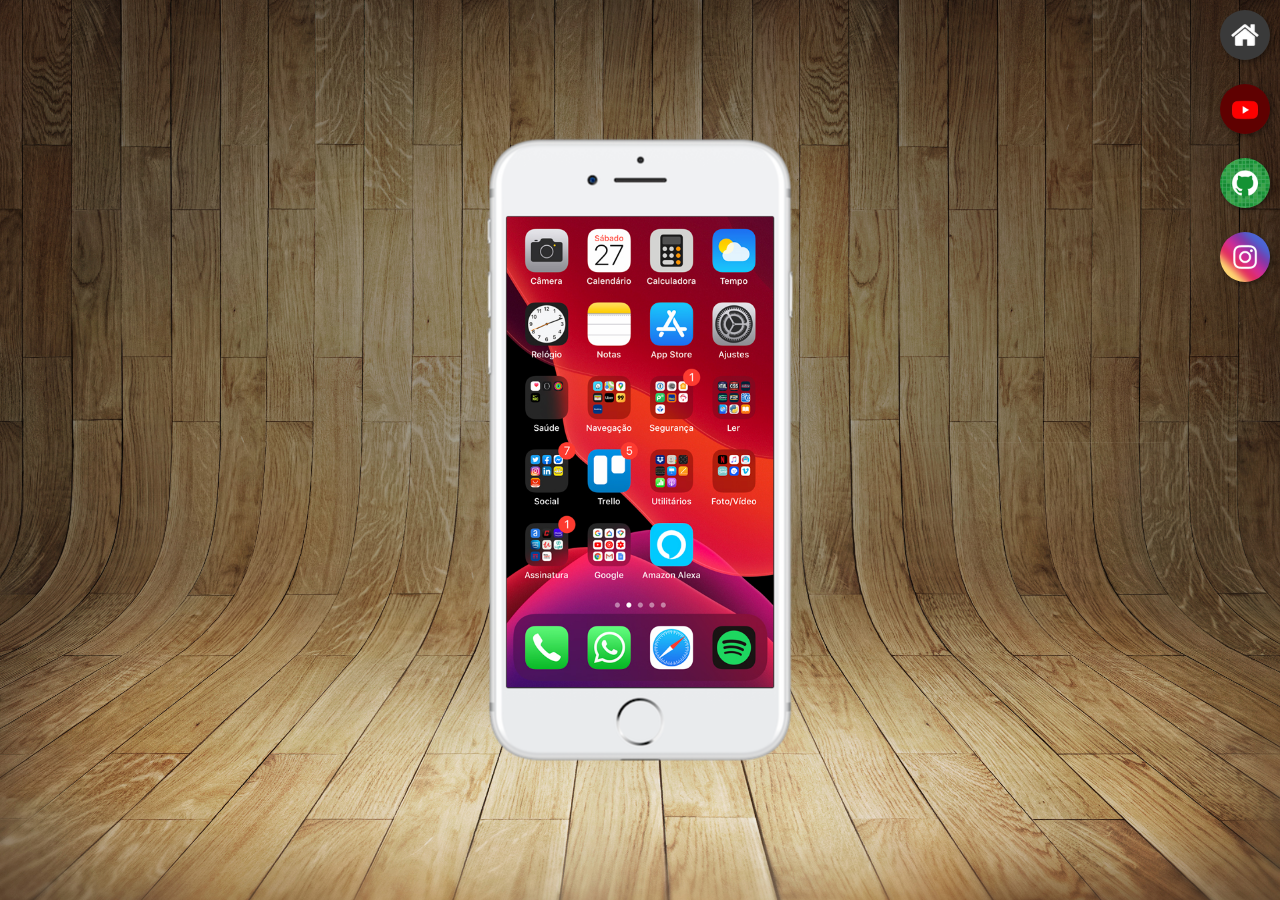
<file: index.html>
<!DOCTYPE html>
<html lang="pt-br">
<head>
    <meta charset="UTF-8">
    <meta name="viewport" content="width=device-width, initial-scale=1.0">
    <title>Projeto Redes Sociais </title>

    <link rel="shortcut icon" href="favicon.ico" type="image/x-icon">

    <link rel="stylesheet" href="estilos/style.css">
</head>
<body>
    <main>
        <section id="telefone">
            <iframe src="home.html" name="tela" id="tela" frameborder="0">Seu navegador não é compátivel com isso. </iframe>

        </section>

        <section id="redes-sociais">
             
            <a href="home.html"target="tela"><img src="imagens/logo-home.jpg" alt="home"></a><br>

            <a href="youtube.html" target="tela"><img src="imagens/logo-youtube.jpg" alt="youtube"></a><br>

            <a href="github.html" target="tela"><img src="imagens/logo-github.jpg" alt="github"></a><br>

            <a href="instagram.html" target="tela"><img src="imagens/logo-instagram.jpg" alt="instagram"></a><br>


        </section>
    </main>

    
    
</body>
</html>
</file>
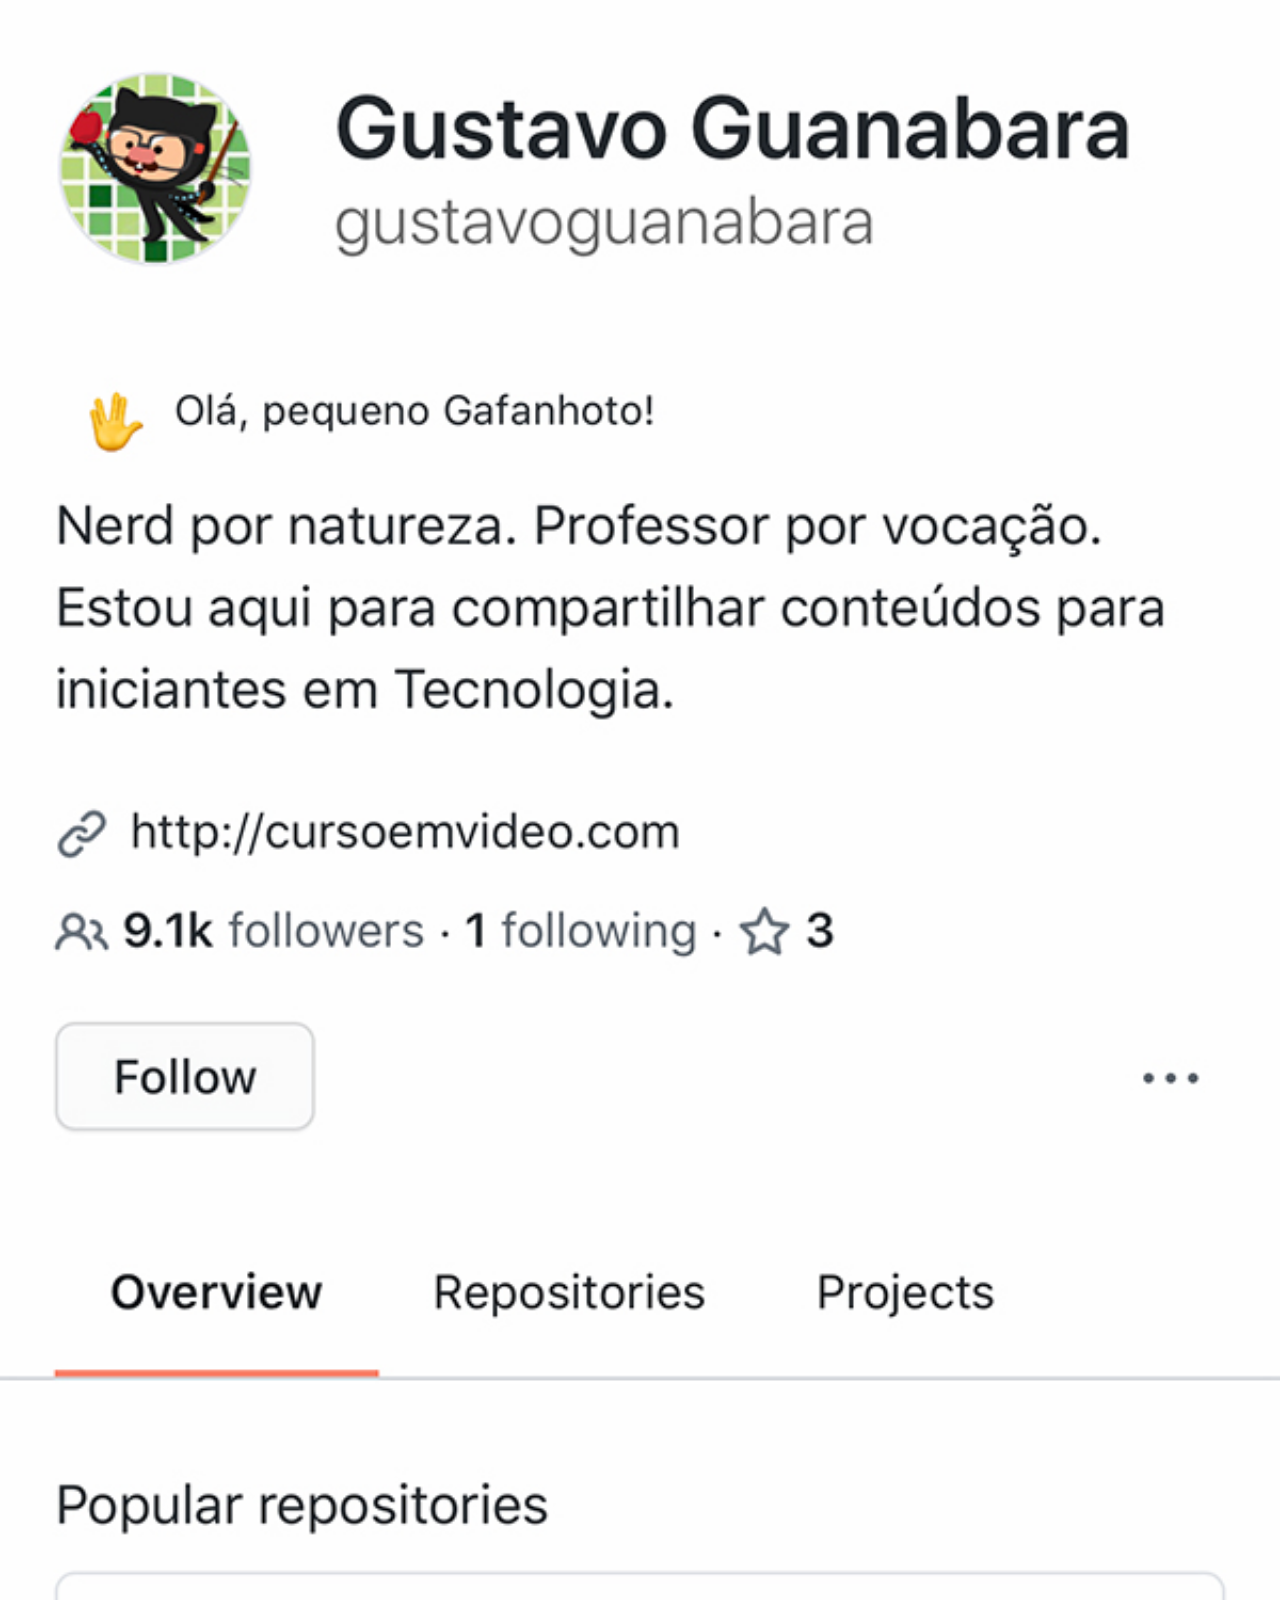
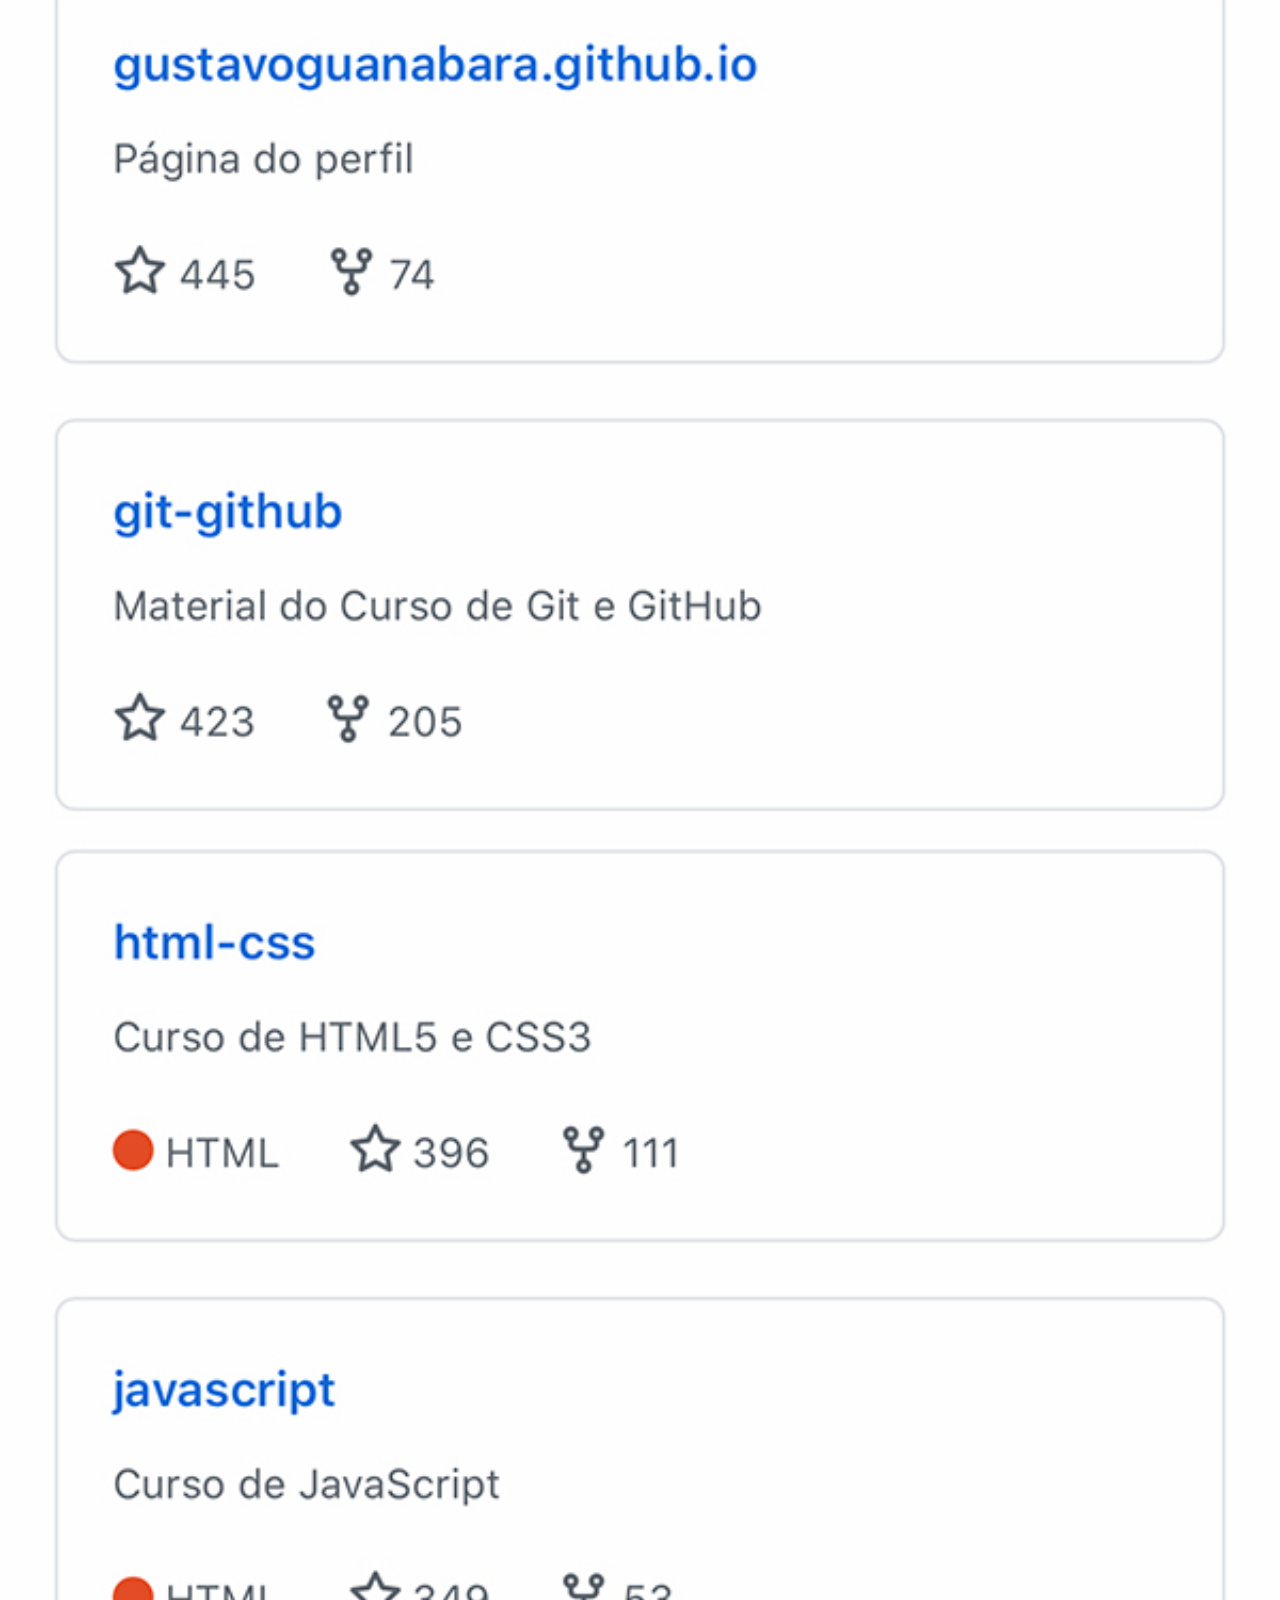
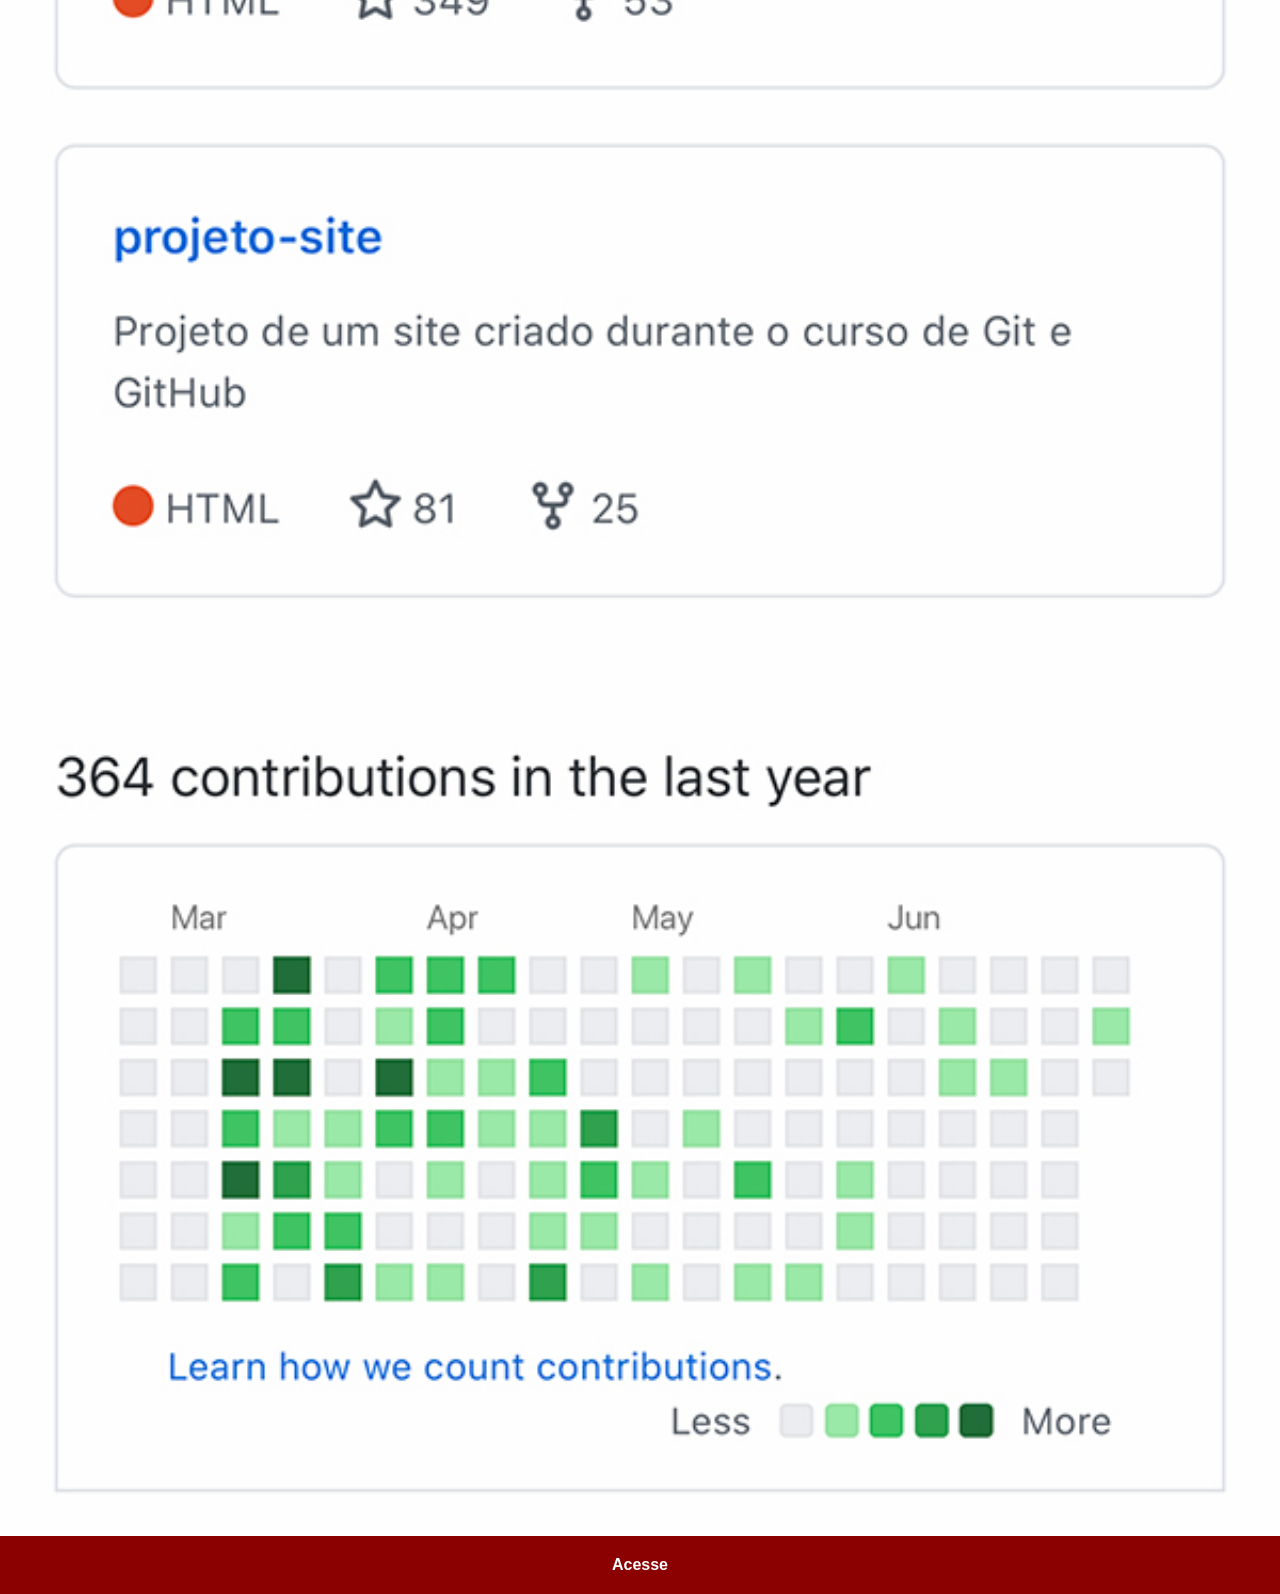
<file: github.html>
<!DOCTYPE html>
<html lang="pt-br">
<head>
    <meta charset="UTF-8">
    <meta name="viewport" content="width=device-width, initial-scale=1.0">
    <title>GitHub</title>

    <link rel="stylesheet" href="estilos/social.css">

</head>
<body>
    <img src="imagens/tela-github.jpg" alt="github">
    <a href="https://github.com/thiago-marques-brito" target="_blank"> Acesse</a>
</body>
</html>
</file>
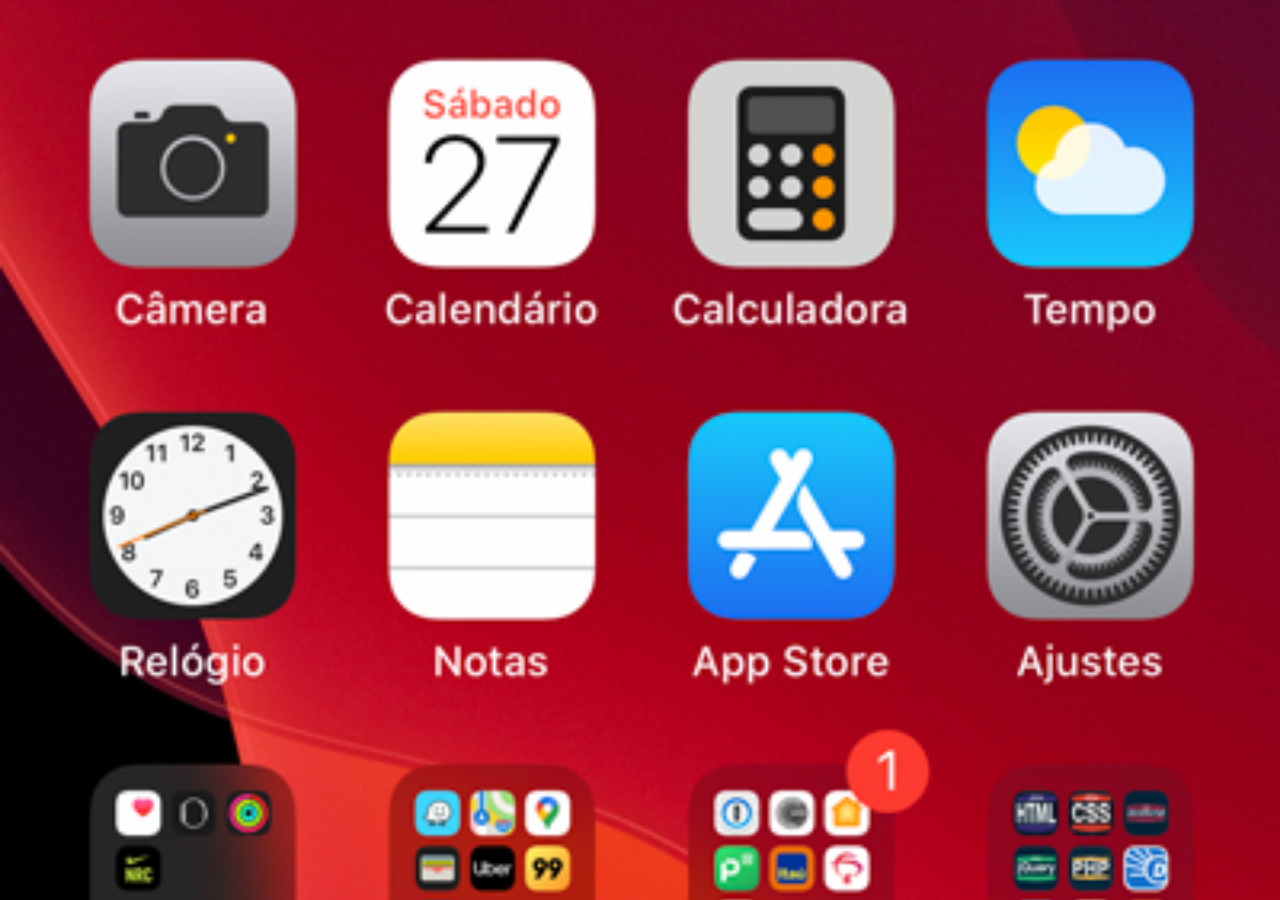
<file: home.html>
<!DOCTYPE html>
<html lang="pt-br">
<head>
    <meta charset="UTF-8">
    <meta name="viewport" content="width=device-width, initial-scale=1.0">
    <title>Document</title>

    <style>
        *{
            margin: 0px;
            padding: 0px;
        }

        body{
            width: 100vw;
            height: 100vh;
            background: black url('imagens/tela-home.jpg') no-repeat top center ;
            background-size: cover; /*Centraliza a imagem dentro do telefone */
        }
    </style>
</head>
<body>
    
</body>
</html>
</file>
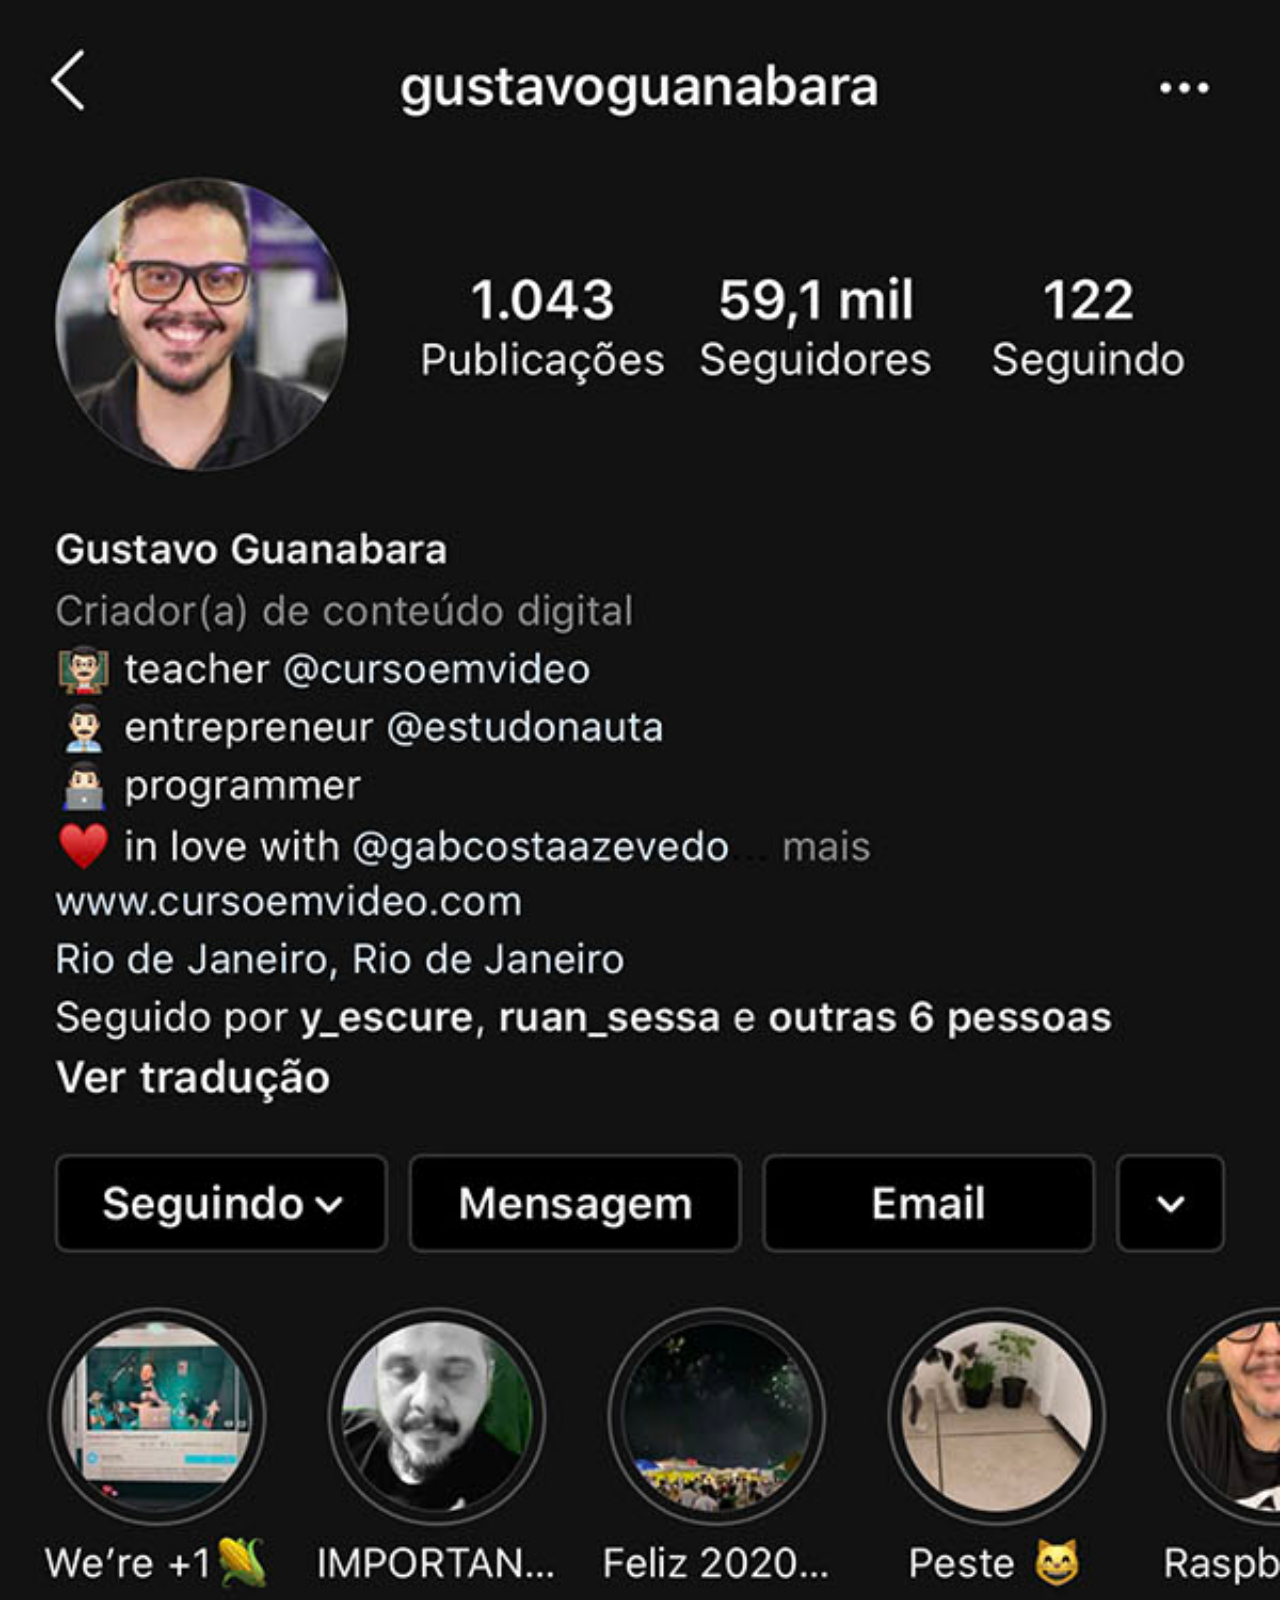
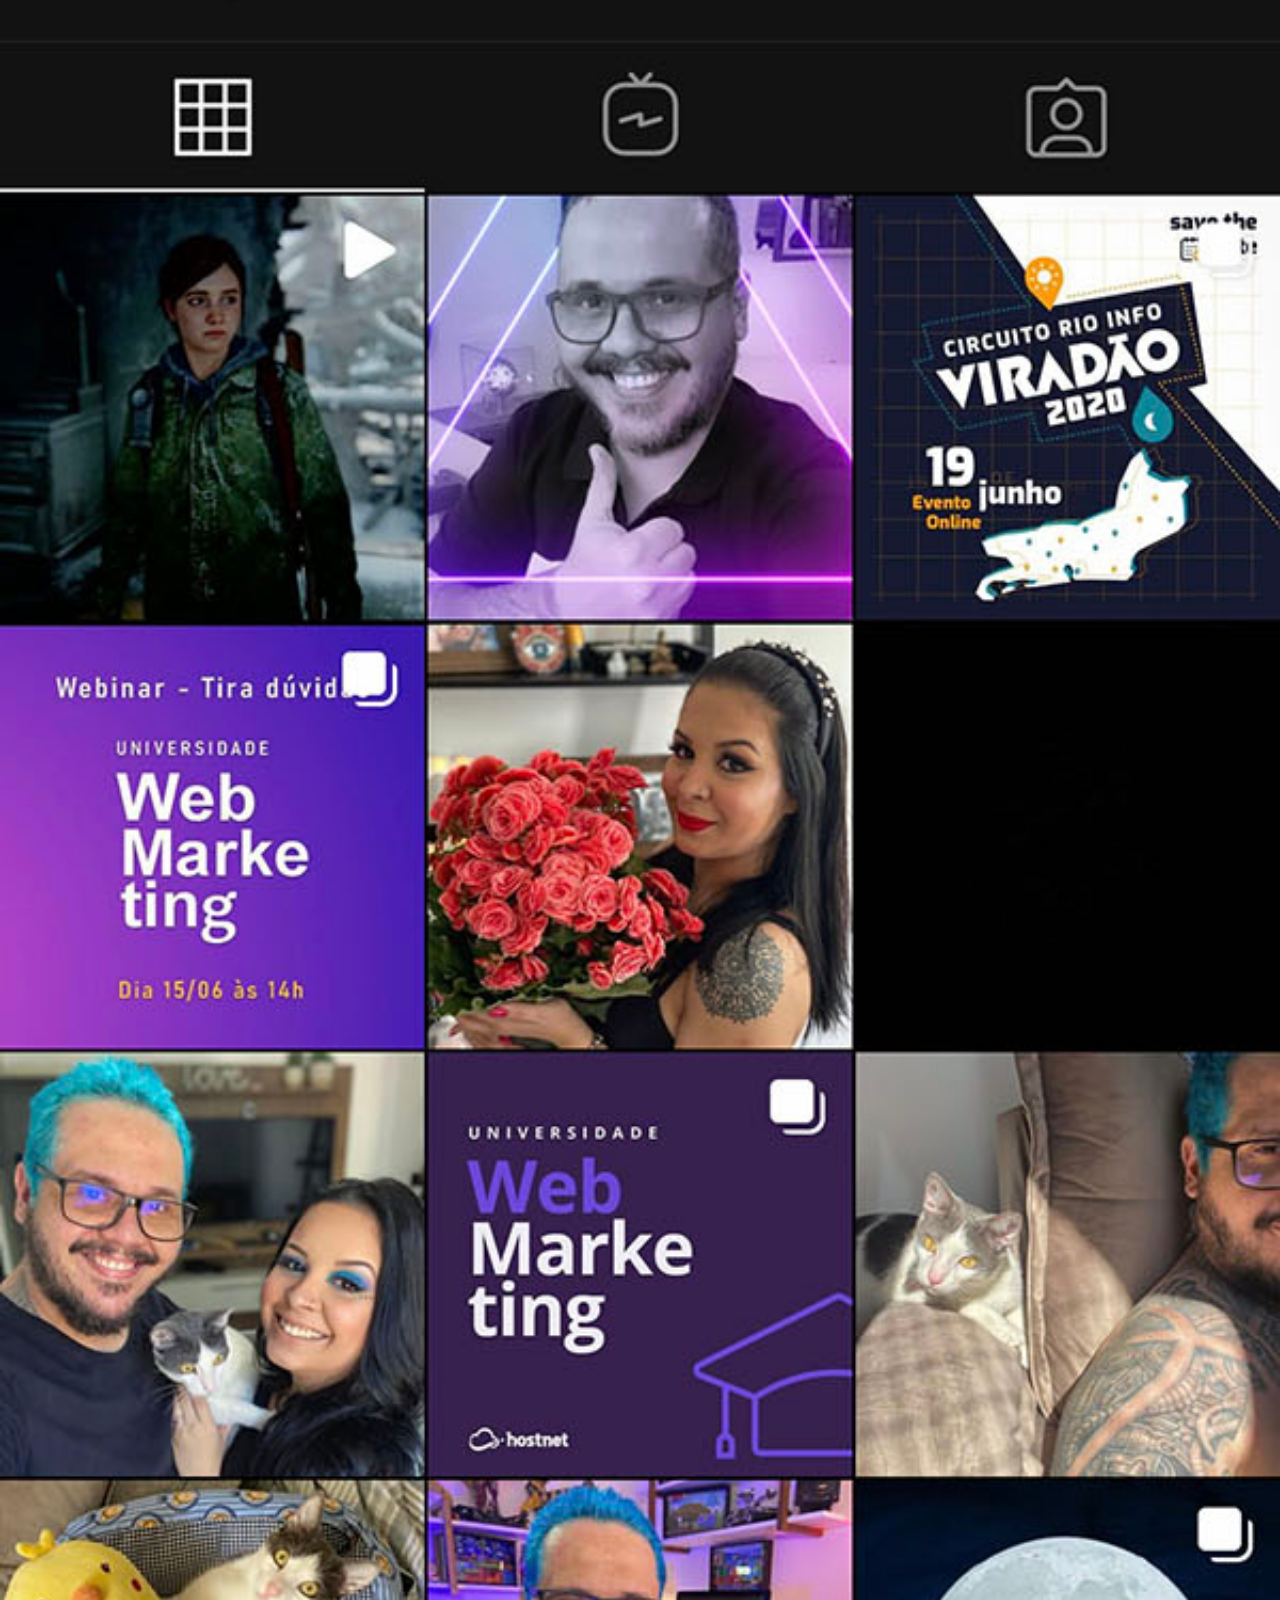
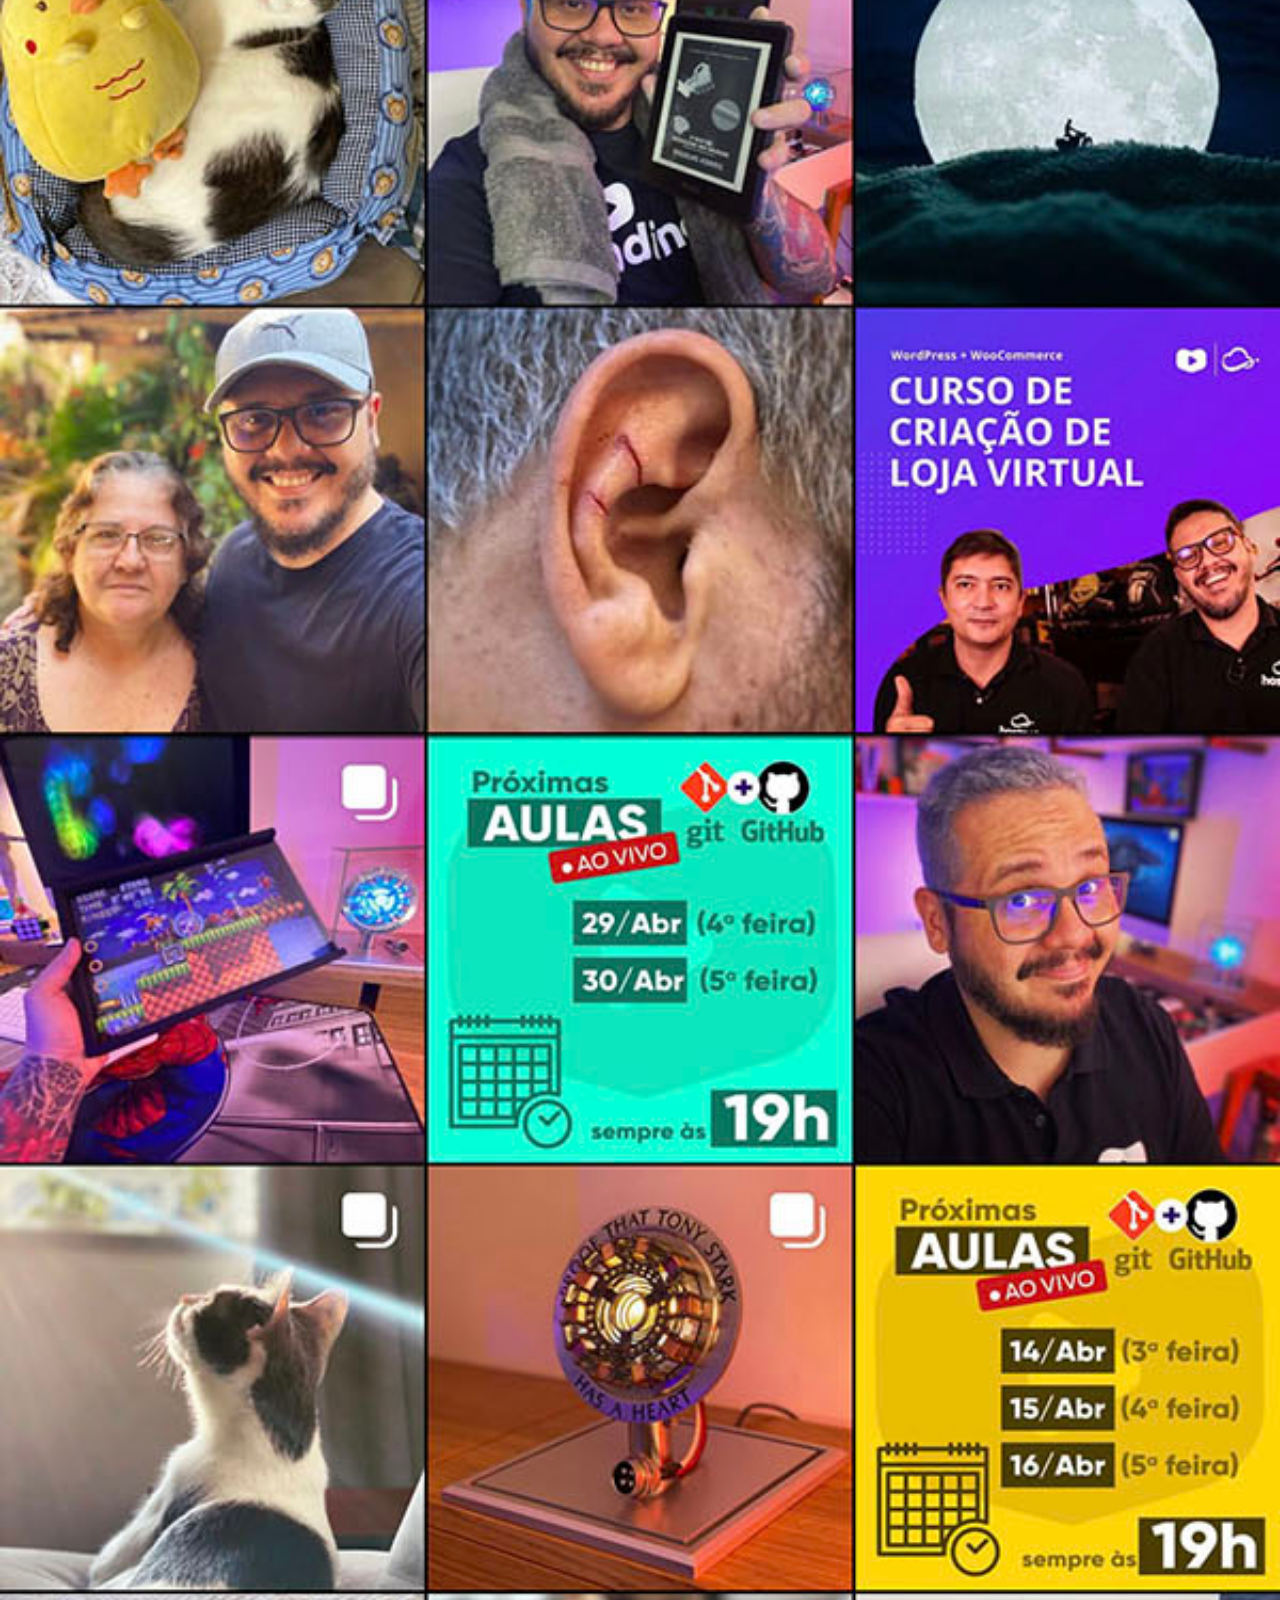
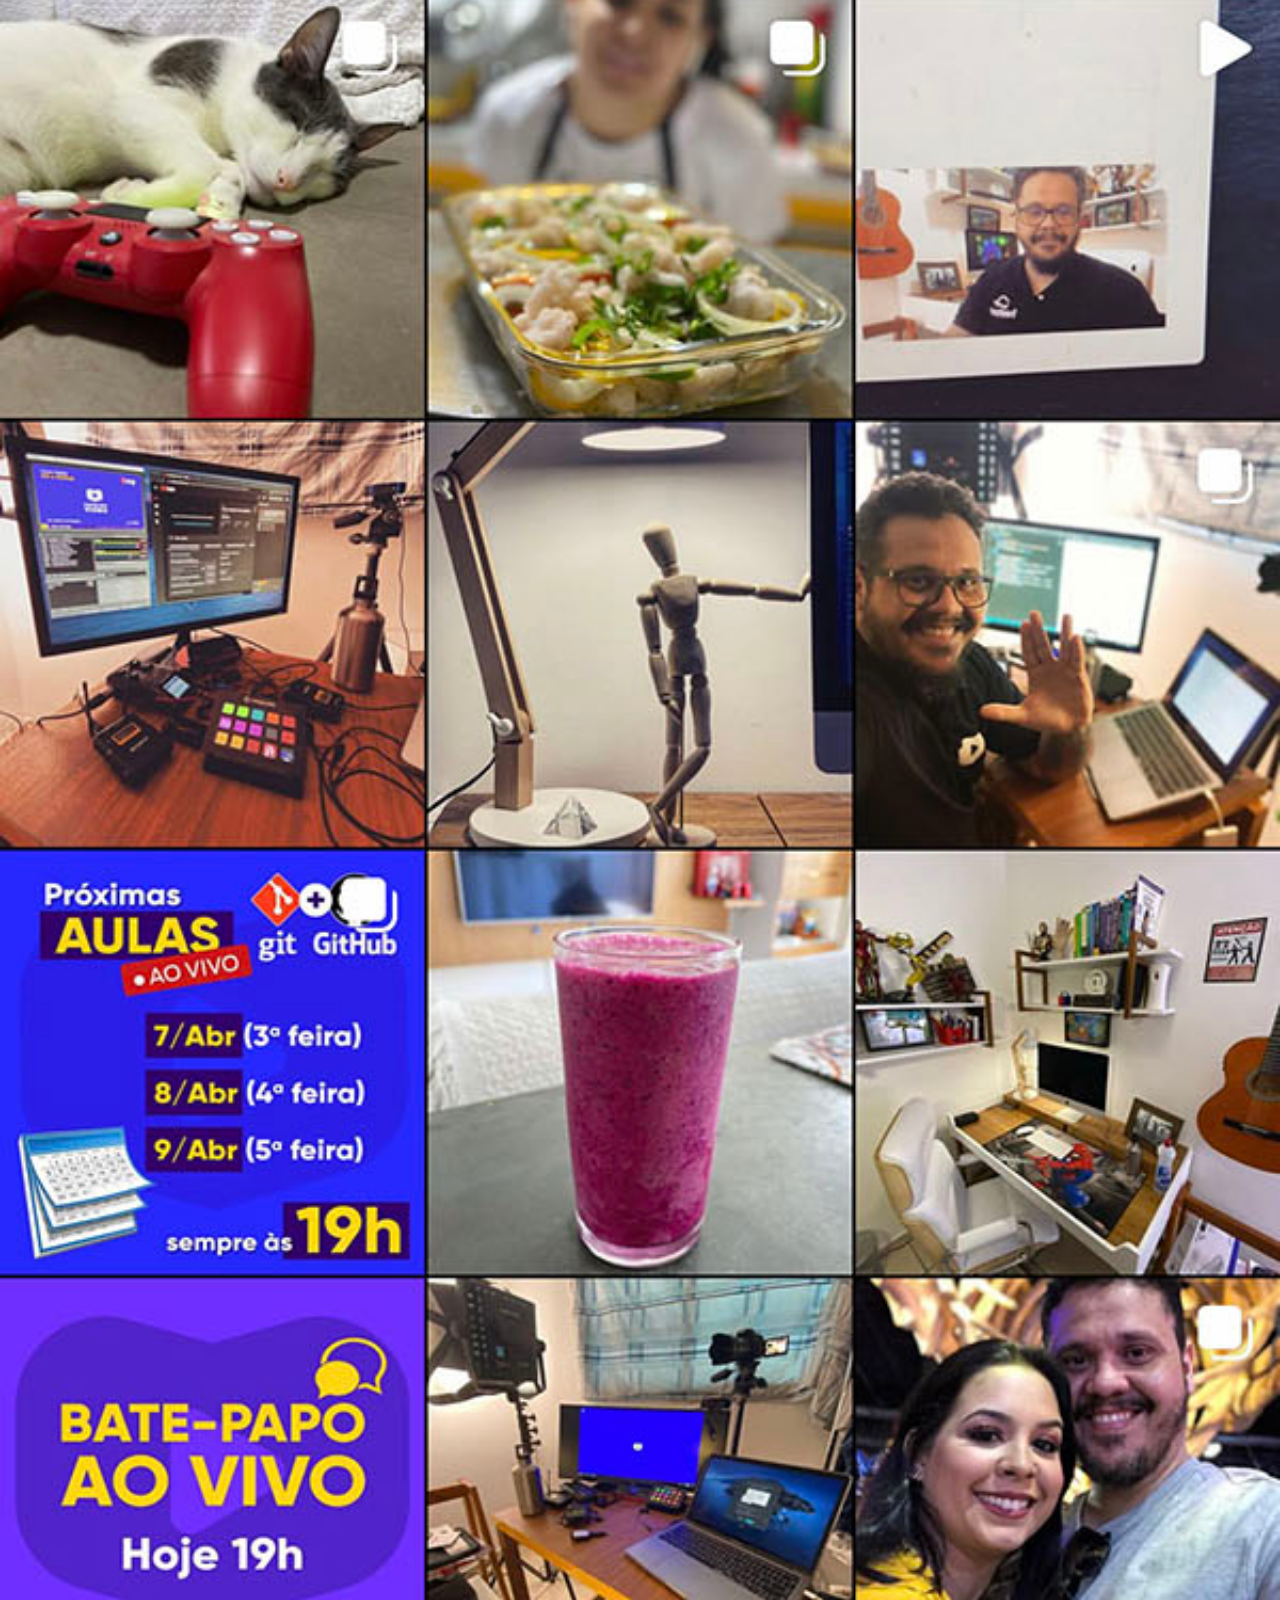
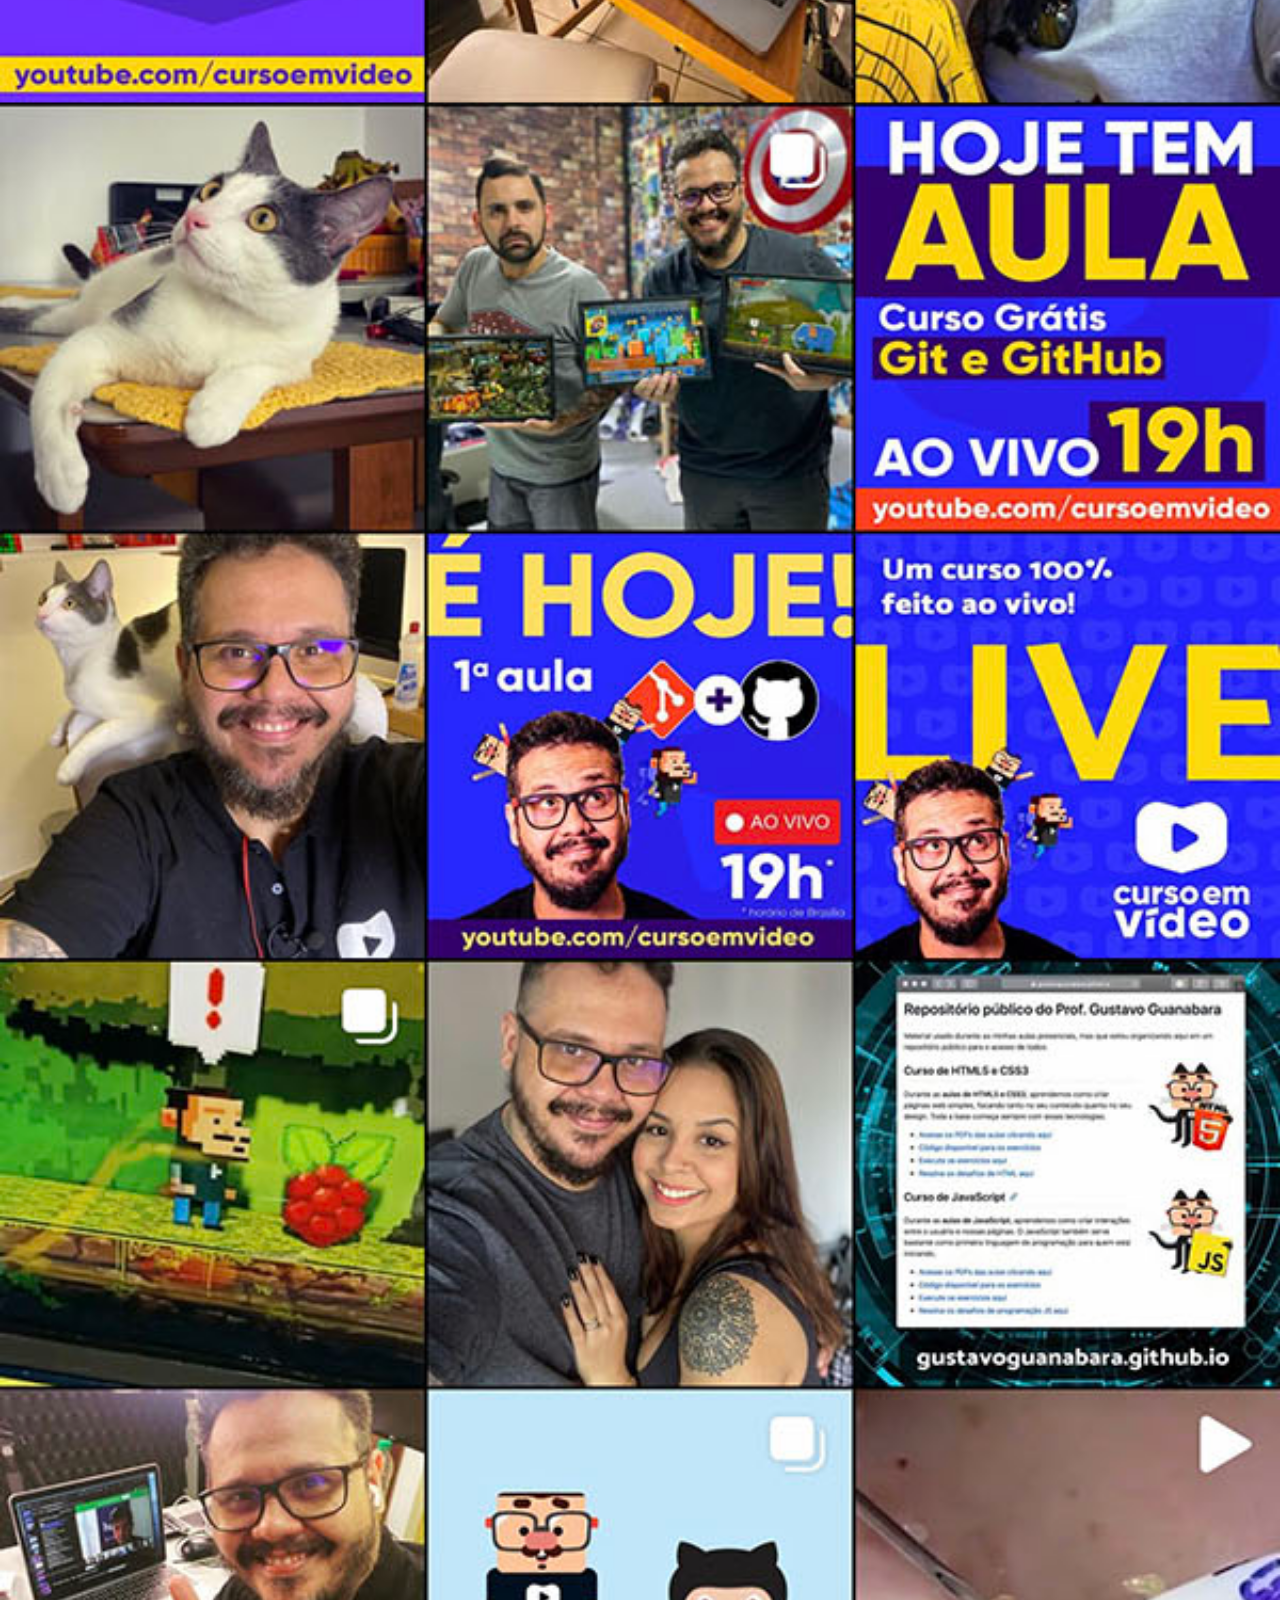
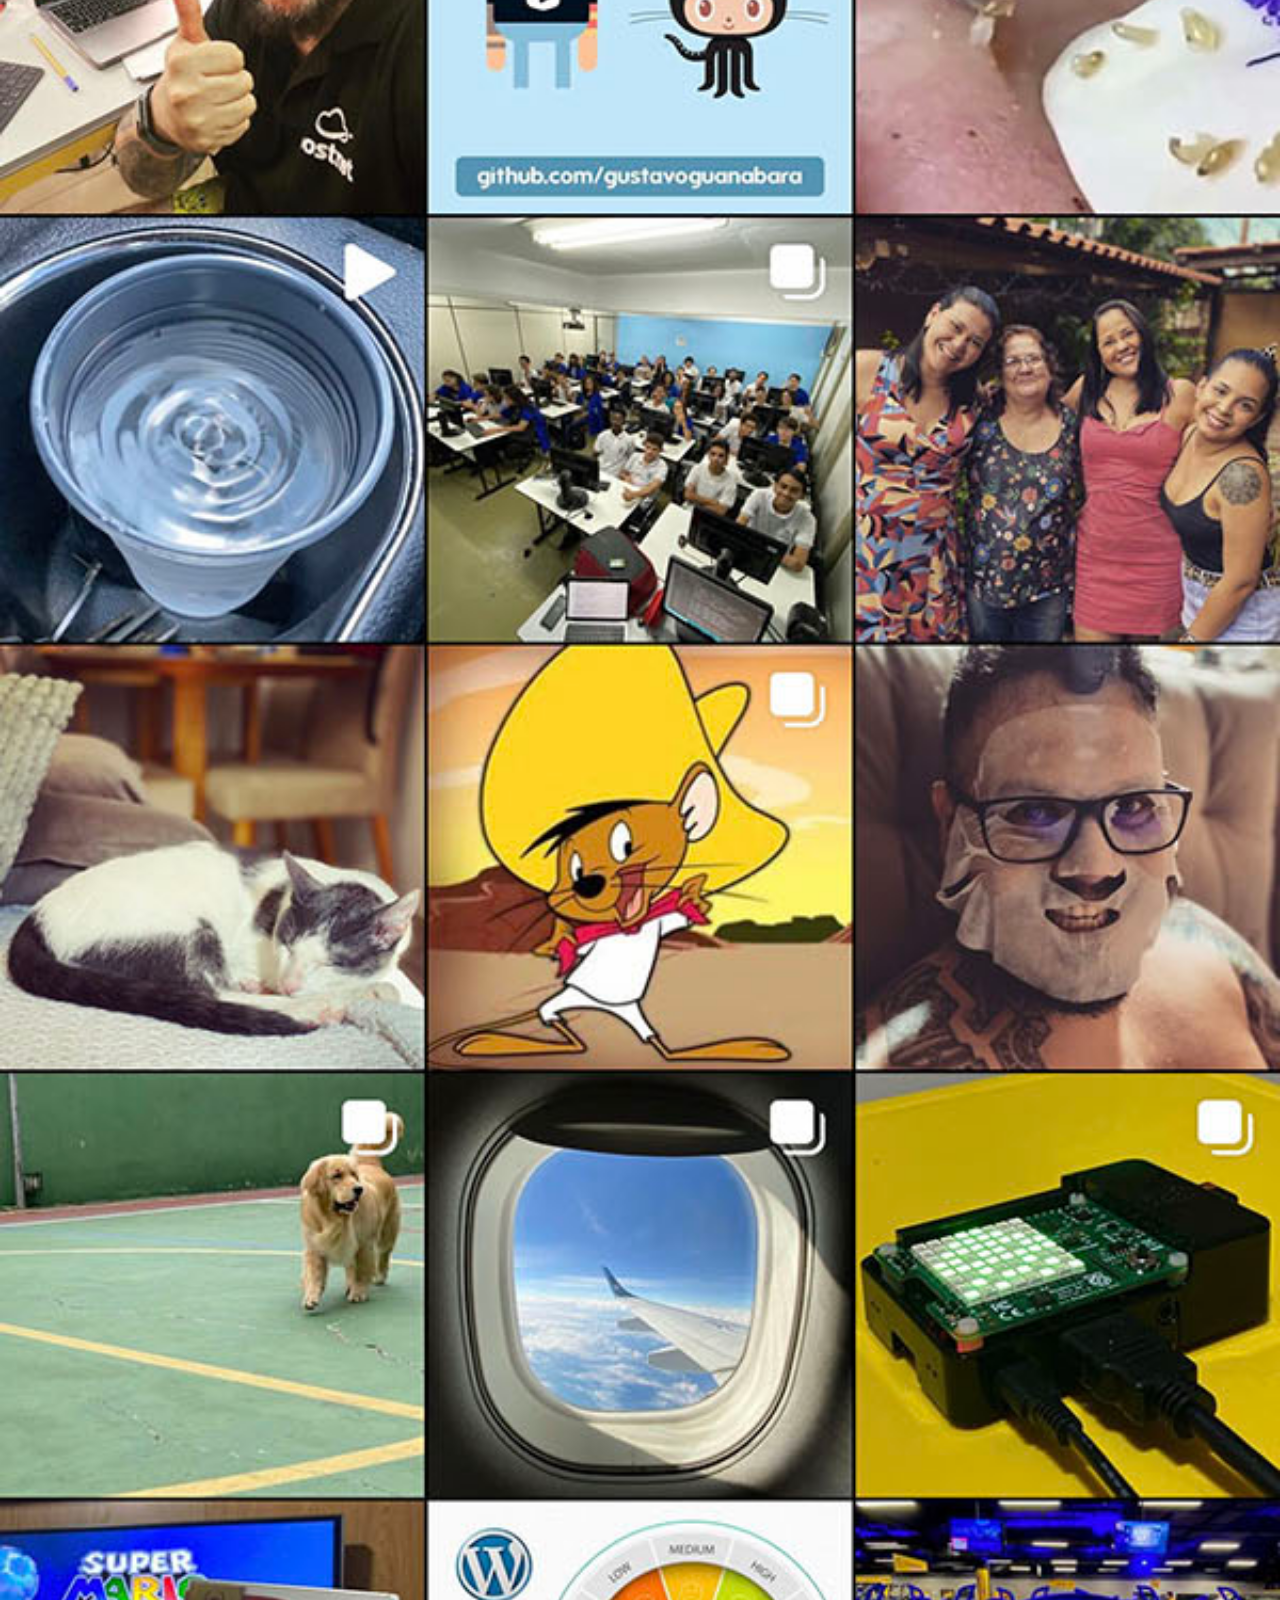
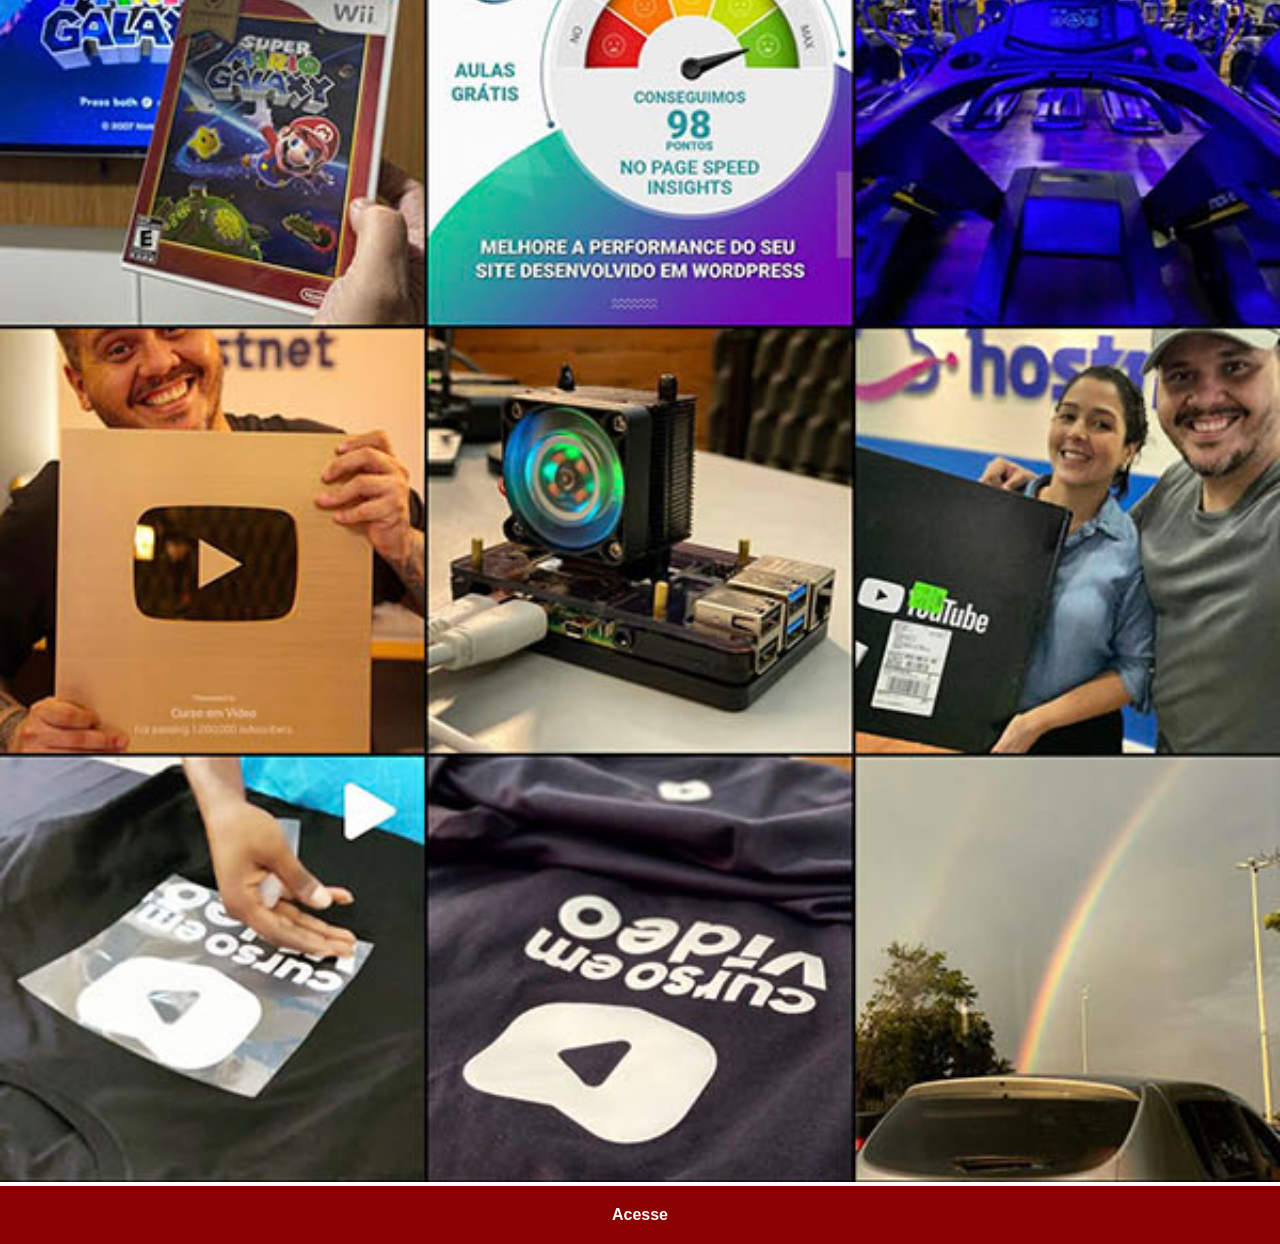
<file: instagram.html>
<!DOCTYPE html>
<html lang="pt-br">
<head>
    <meta charset="UTF-8">
    <meta name="viewport" content="width=device-width, initial-scale=1.0">
    <title>Instagram</title>

    <link rel="stylesheet" href="estilos/social.css">

</head>
<body>
    <img src="imagens/tela-instagram.jpg" alt="Instagram">
    <a href="https://www.instagram.com/gustavoguanabara/" target="_blank"> Acesse</a>
</body>
</html>
</file>
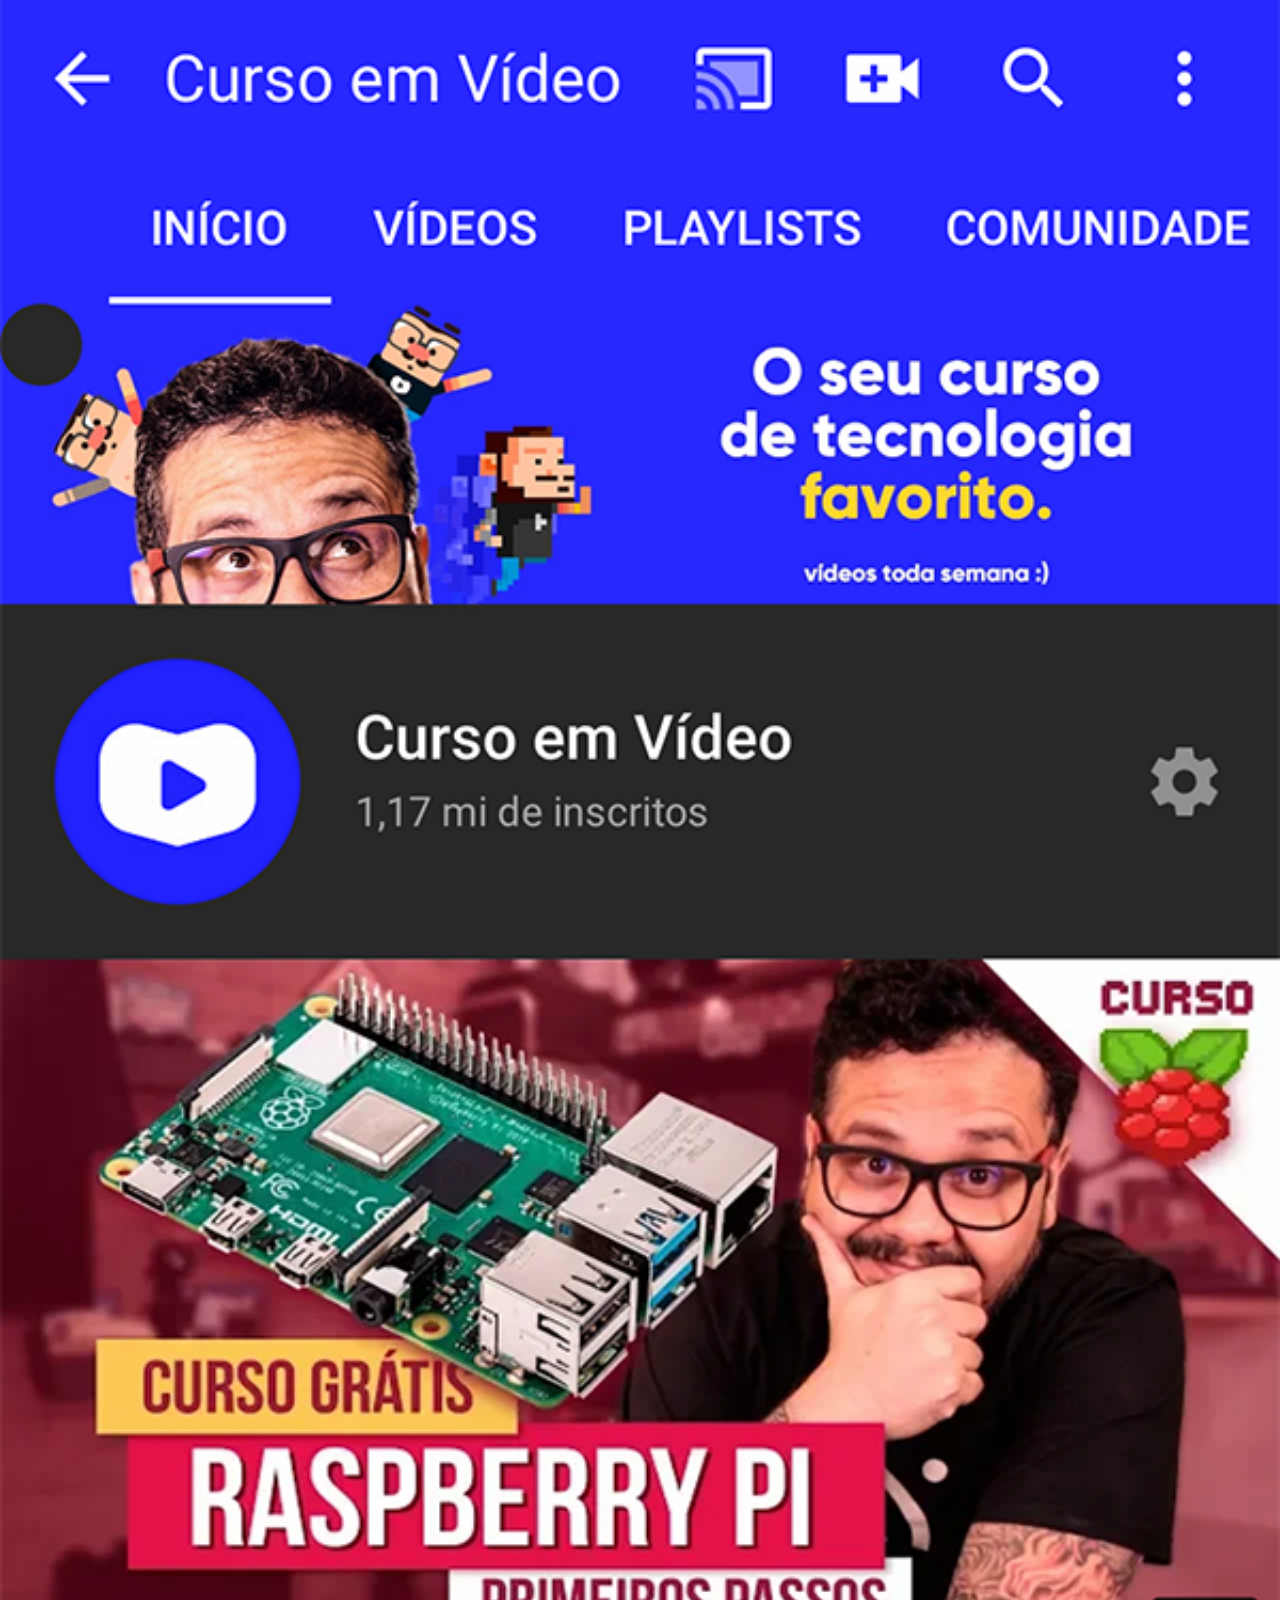
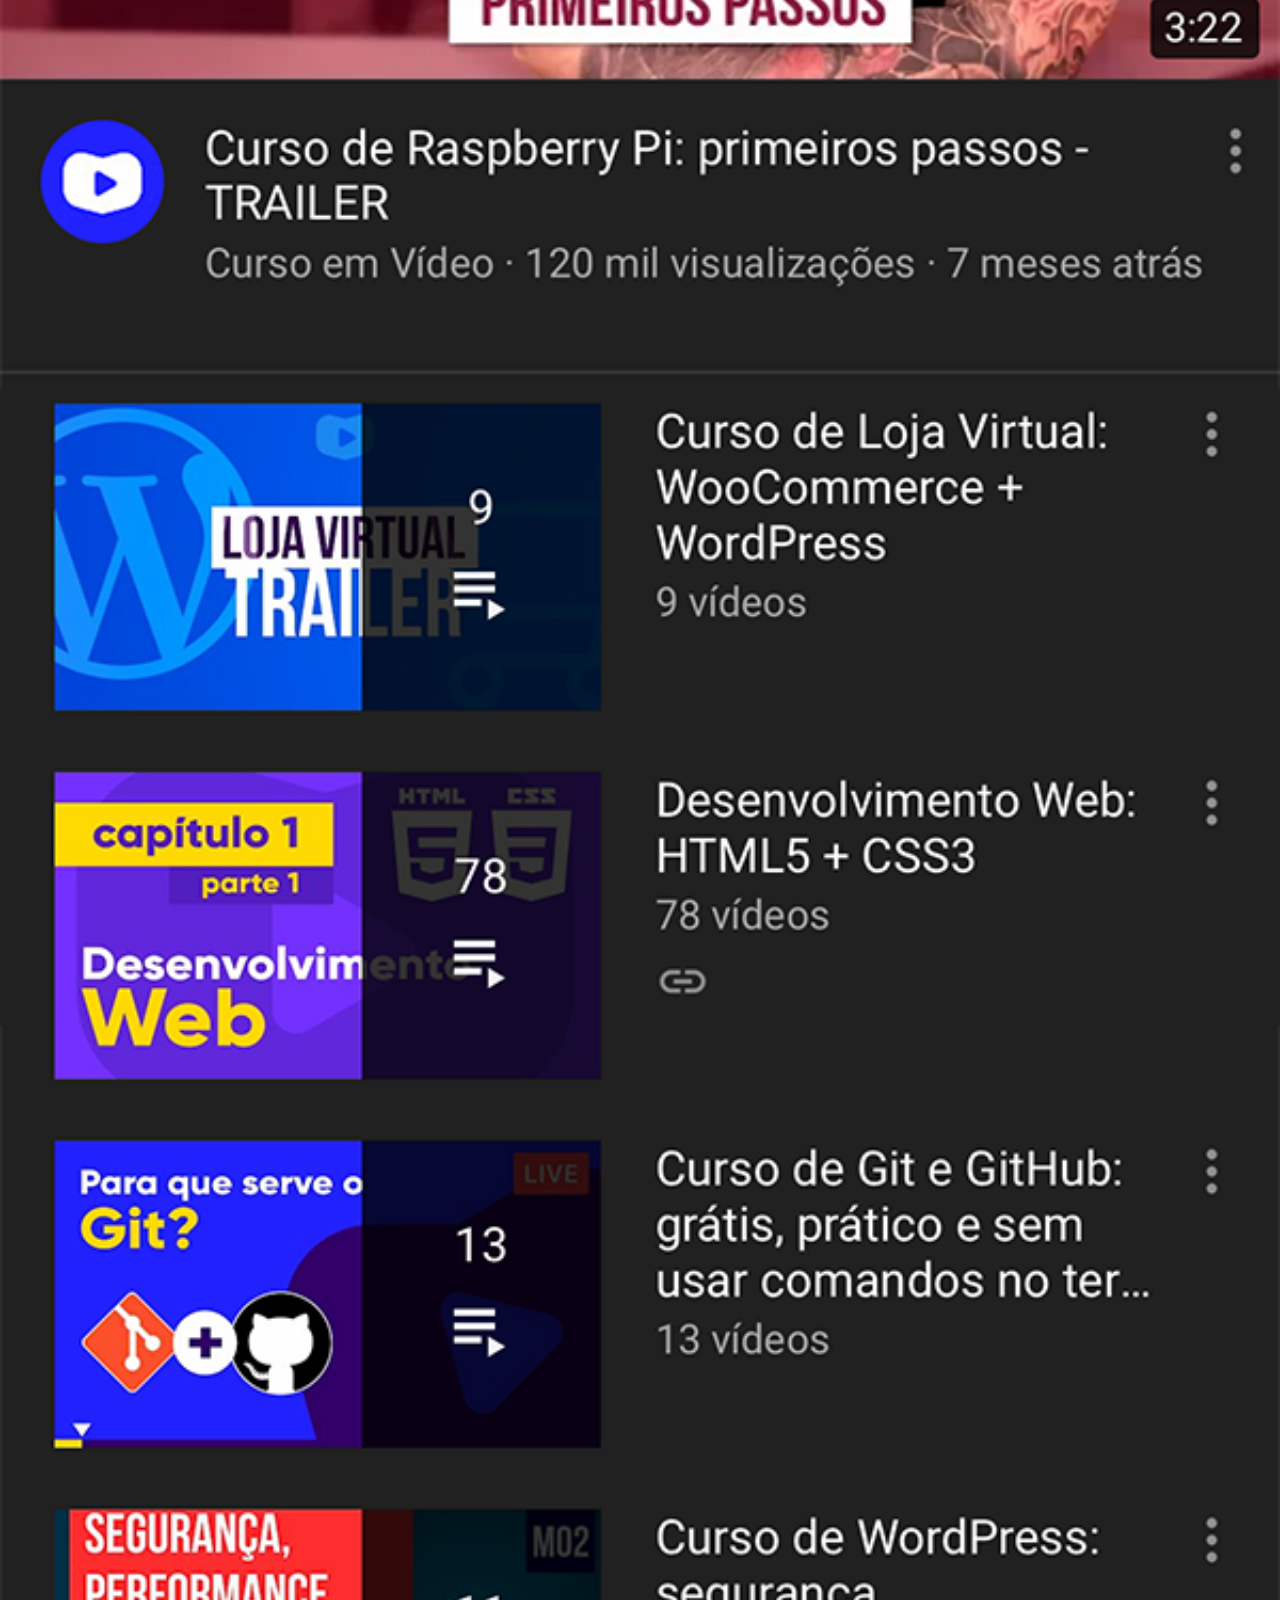
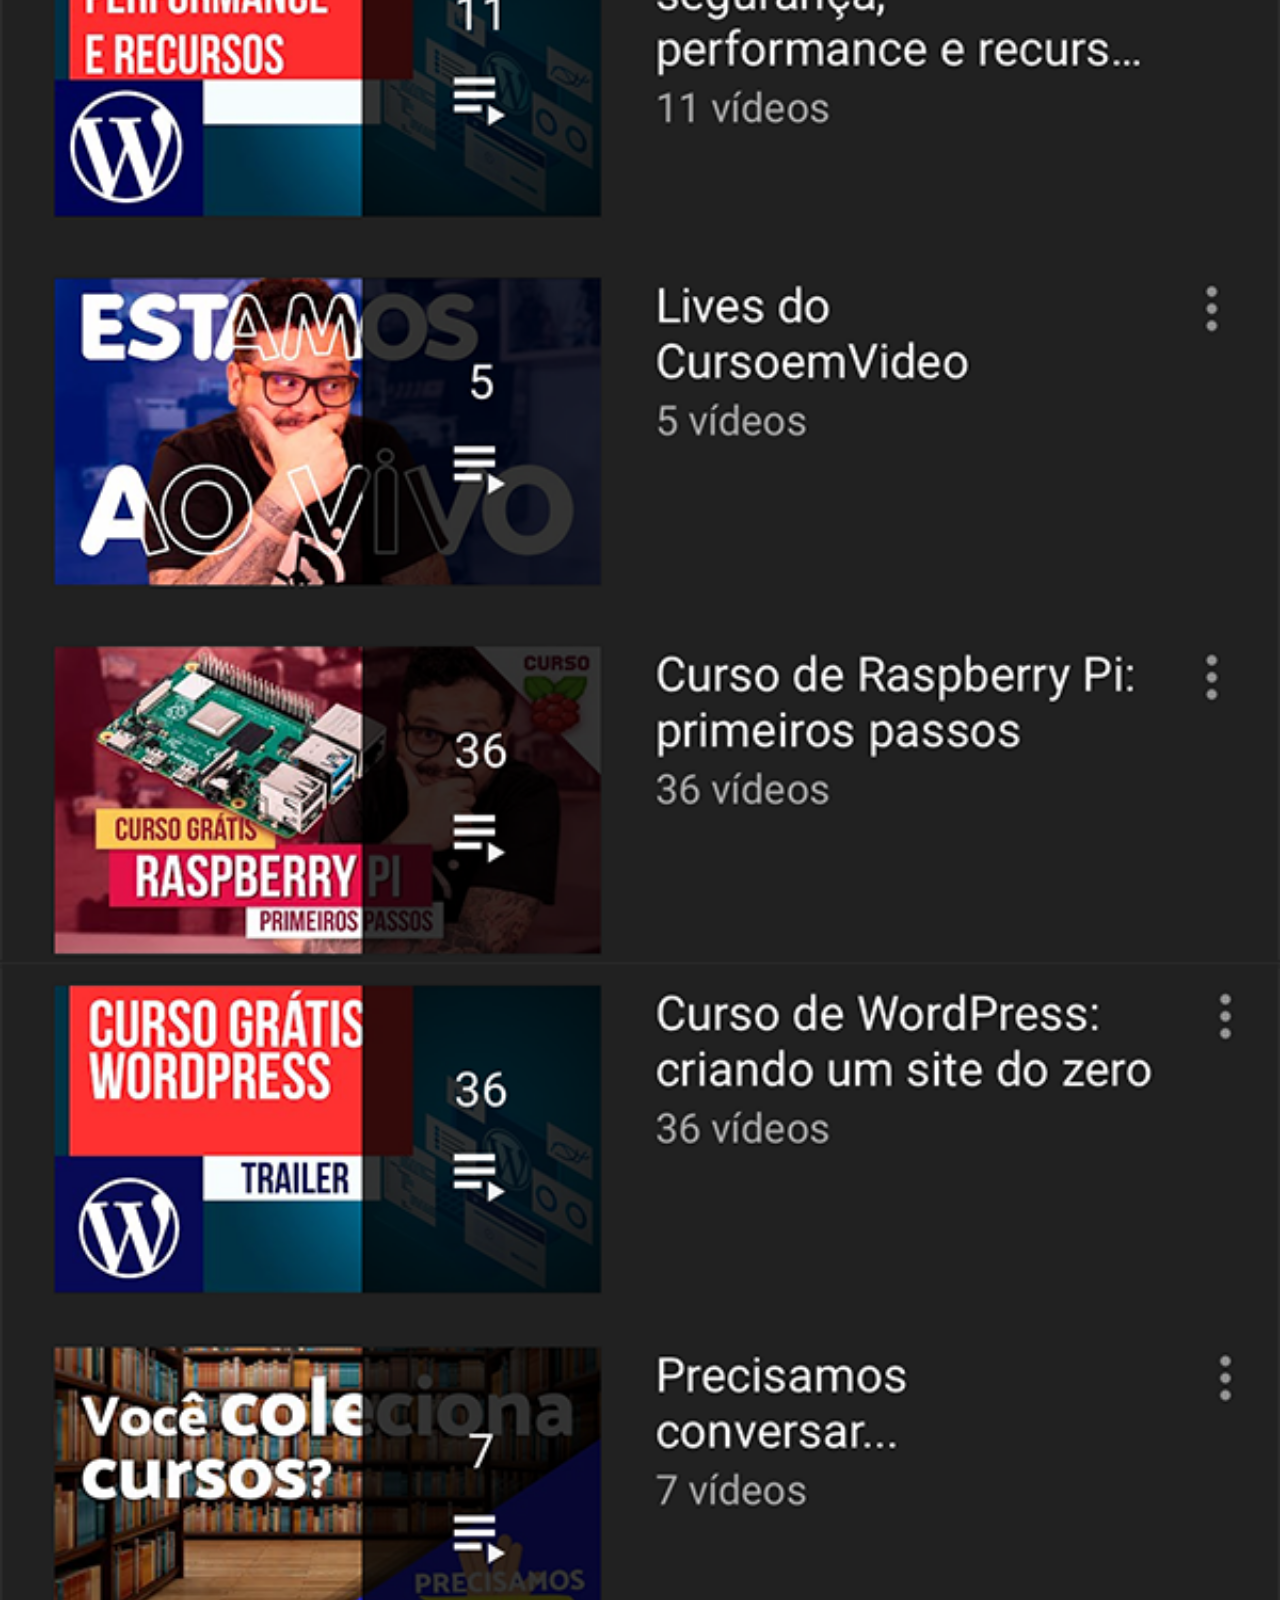
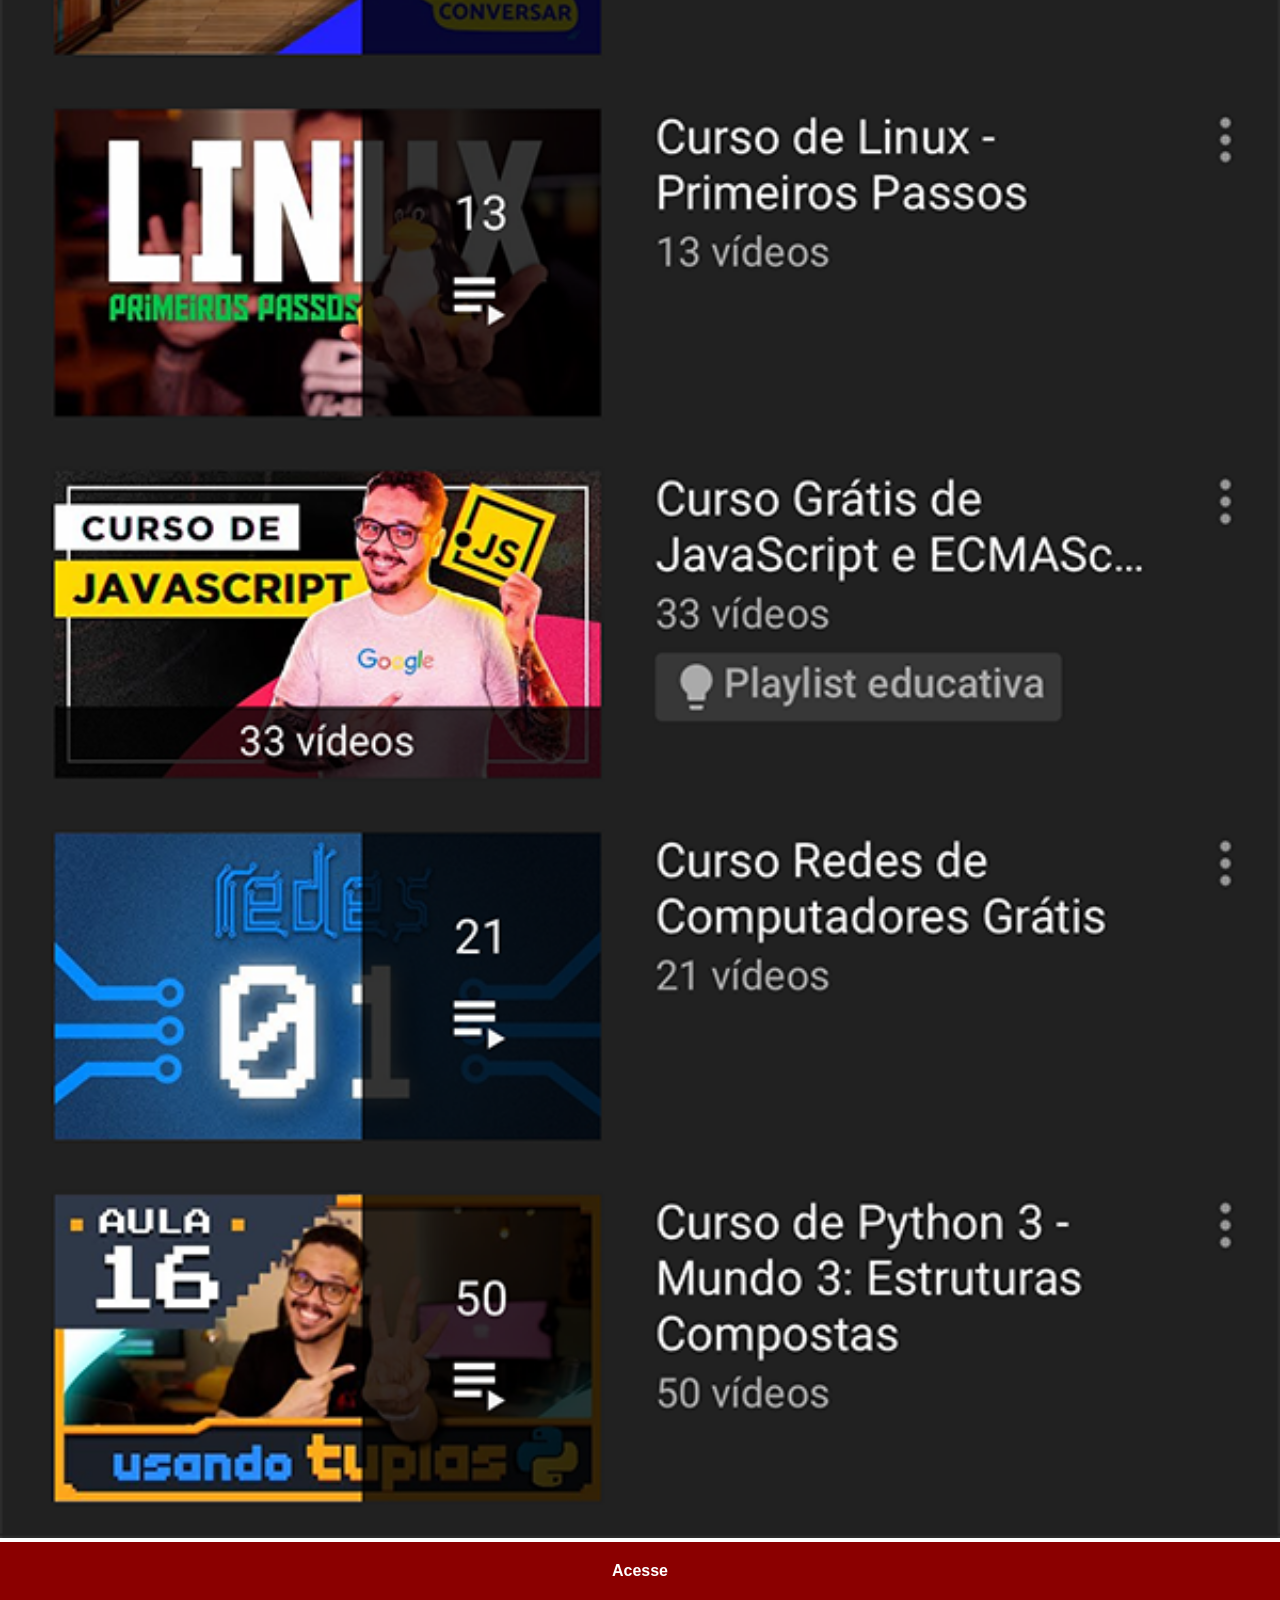
<file: youtube.html>
<!DOCTYPE html>
<html lang="pt-br">
<head>
    <meta charset="UTF-8">
    <meta name="viewport" content="width=device-width, initial-scale=1.0">
    <title>youtube</title>

    <link rel="stylesheet" href="estilos/social.css">

</head>
<body>
    <img src="imagens/tela-youtube.png" alt="">
    <a href="https://www.youtube.com/@cursoemvideo" target="_blank"> Acesse</a>
</body>
</html>
</file>
<file: estilos/style.css>
@charset "UTF-8";

*{
    margin: 0px;
    padding: 0px;
    font-family: Arial, Helvetica, sans-serif;
}

html, body{
    height: 100%;
    width: 100%;
    background-color: black;
}

body{
    background: url('../imagens/fundo-madeira.jpg') no-repeat top center;
    background-size: cover;
    background-attachment: fixed;
}

main{
    height: 100vh;
    position: relative;
}

section#telefone{
    height: 627px;
    width: 311px;

    position: absolute;
    top: 50%;
    left: 50%;
    transform: translate(-50%, -50%);

    background: url('../imagens/frame-iphone.png') no-repeat;
}

iframe#tela{
    position: relative;
    top: 80px;
    left: 22px;
    width: 267px;
    height: 471px;

}

section#redes-sociais{
     text-align:right;
}
    

section#redes-sociais > a > img {
    width: 50px;
    margin: 10px;
    border-radius: 50%; /*Deixa a img redonda*/
    box-shadow: 2px 2px 5px rgba(0, 0, 0, 0.408);
    box-sizing: border-box;

}

section#redes-sociais img:hover{
    border: 2px solid rgba(255, 255, 255, 0.637);
    transform: translate(-3px -3px);
    box-shadow: 5px 5px 10px rgba(0, 0, 0, 0.584);
    transition: transform .5s, .3s;
}
</file>
<file: estilos/social.css>
@charset "UTF-8";

 *{
            margin: 0px;
            padding: 0px;
            font-family: Arial, Helvetica, sans-serif;
        }

        ::-webkit-scrollbar{
            width: 0px;
            height: 0px;
        }

        img{
            width: 100vw;


        }

        a{
            display: block;
            background-color: darkred;
            color: white;
            padding: 20px;
            text-align: center;
            font-weight: bolder;
            text-decoration: none;
        }

        a:hover{
            background-color: red;
        }
</file>
